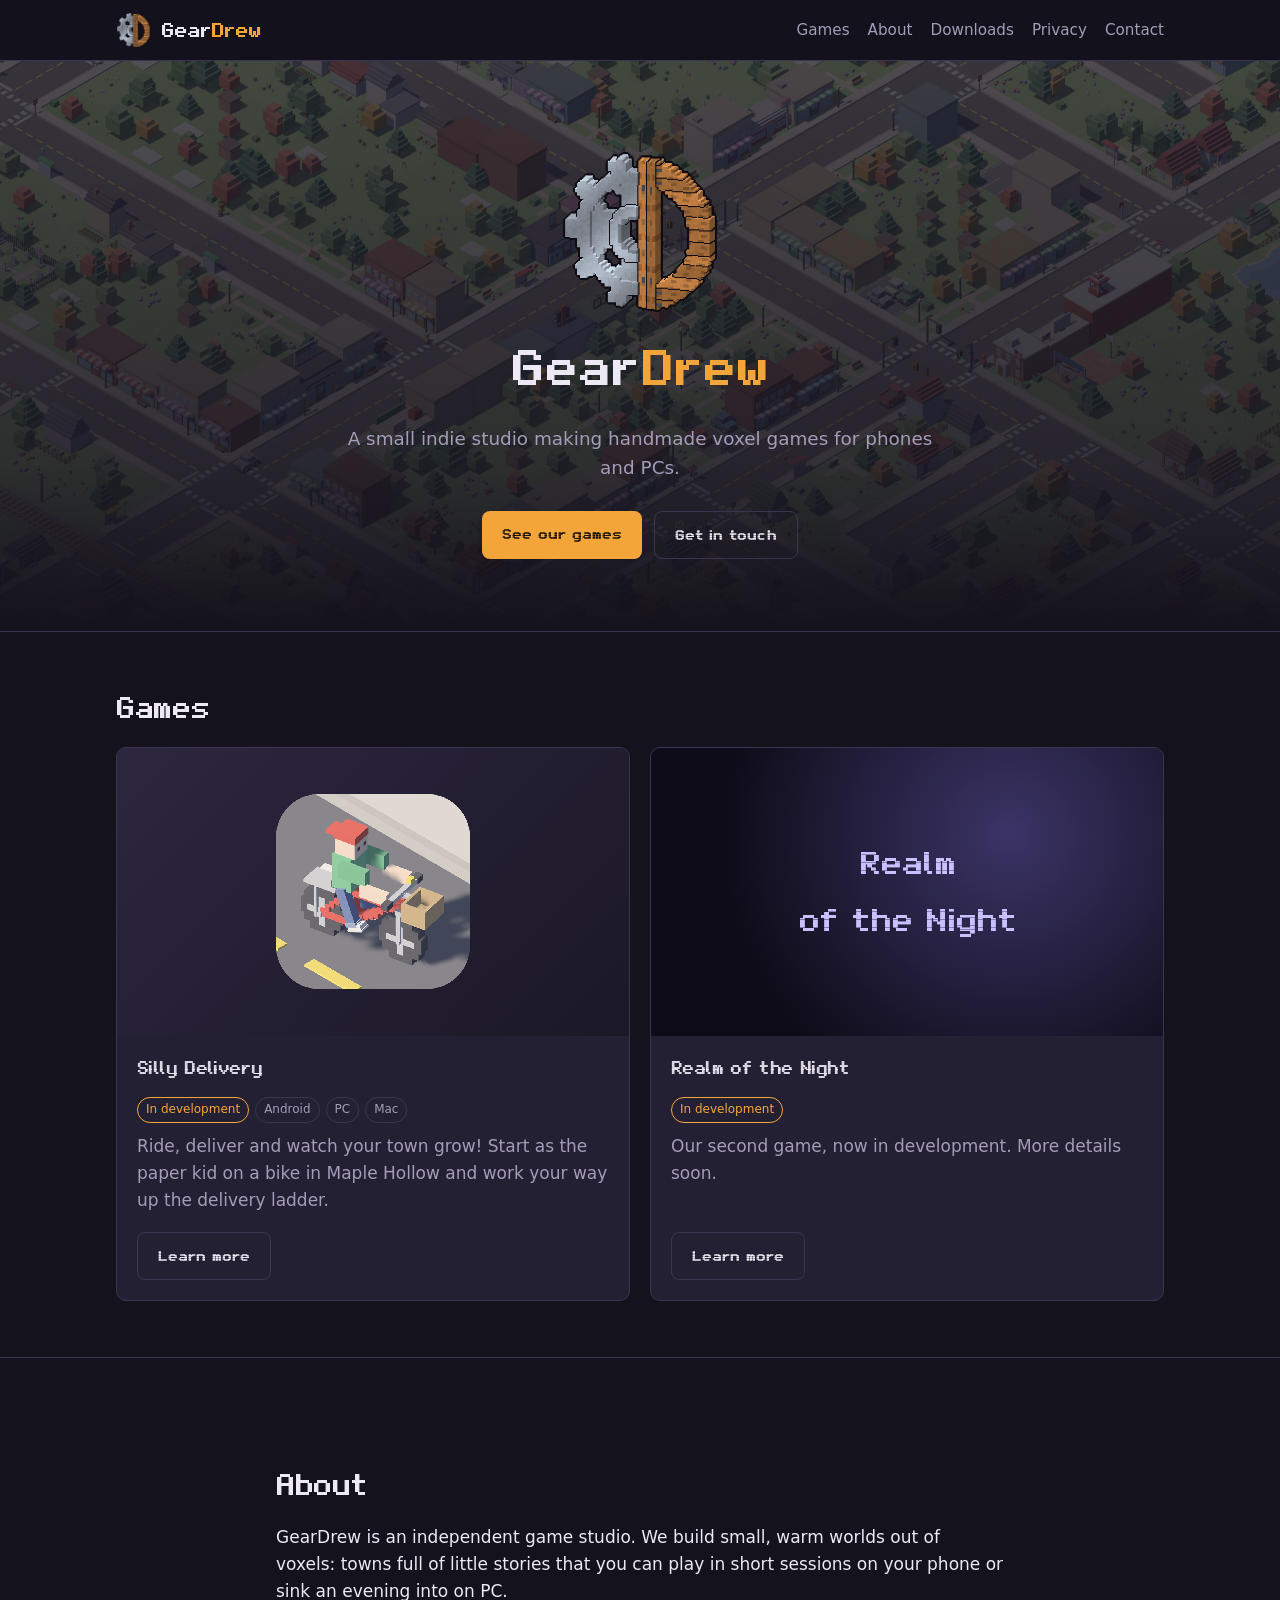
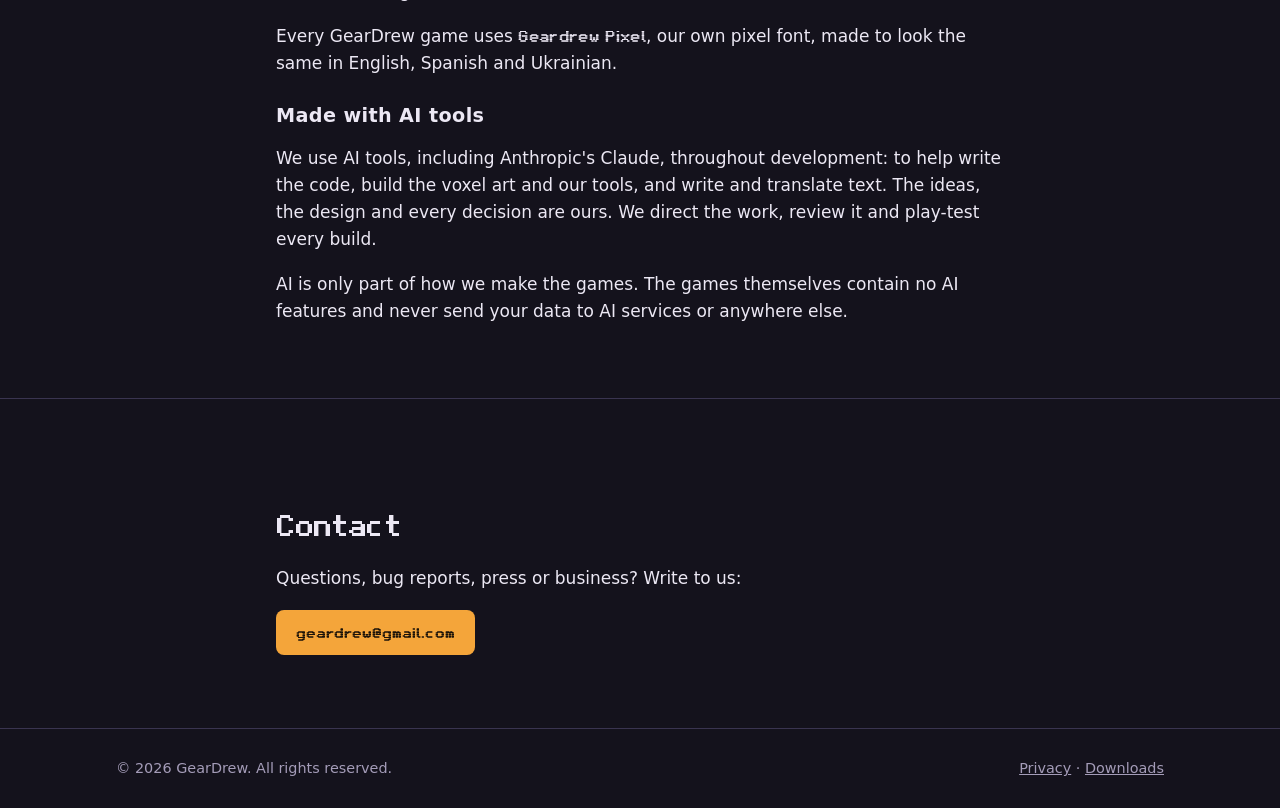
<file: index.html>
<!doctype html>
<html lang="en">
<head>
  <meta charset="utf-8">
  <meta name="viewport" content="width=device-width, initial-scale=1">
  <title>GearDrew — Indie Game Studio</title>
  <meta name="description" content="GearDrew is a small indie studio making cozy voxel games for phone and PC.">
  <link rel="icon" href="assets/img/favicon.png" type="image/png">
  <link rel="stylesheet" href="assets/css/style.css">
</head>
<body>
  <header class="site-header">
    <div class="wrap">
      <a class="logo" href="./"><img src="assets/img/logo.png" alt=""><span>Gear<b>Drew</b></span></a>
      <nav>
        <ul>
          <li><a href="#games">Games</a></li>
          <li><a href="#about">About</a></li>
          <li><a href="downloads.html">Downloads</a></li>
          <li><a href="privacy.html">Privacy</a></li>
          <li><a href="#contact">Contact</a></li>
        </ul>
      </nav>
    </div>
  </header>

  <main>
    <section class="hero">
      <div class="wrap">
        <img class="hero-logo" src="assets/img/logo.png" alt="GearDrew logo" width="160" height="165">
        <h1>Gear<span style="color:var(--accent)">Drew</span></h1>
        <p>A small indie studio making handmade voxel games for phones and PCs.</p>
        <div class="btn-row">
          <a class="btn" href="#games">See our games</a>
          <a class="btn ghost" href="#contact">Get in touch</a>
        </div>
      </div>
    </section>

    <section id="games">
      <div class="wrap">
        <h2>Games</h2>
        <div class="grid">
          <article class="card">
            <a class="art" href="games/silly-delivery.html"><img src="assets/img/games/silly-delivery-icon.png" alt="Silly Delivery icon"></a>
            <div class="body">
              <h3>Silly Delivery</h3>
              <div class="tags">
                <span class="tag status">In development</span>
                <span class="tag">Android</span><span class="tag">PC</span><span class="tag">Mac</span>
              </div>
              <p>Ride, deliver and watch your town grow! Start as the paper kid on a bike in Maple Hollow
                and work your way up the delivery ladder.</p>
              <div class="btn-row"><a class="btn ghost" href="games/silly-delivery.html">Learn more</a></div>
            </div>
          </article>

          <article class="card">
            <a class="art night" href="games/realm-of-the-night.html"><span class="placeholder">Realm<br>of the Night</span></a>
            <div class="body">
              <h3>Realm of the Night</h3>
              <div class="tags">
                <span class="tag status">In development</span>
              </div>
              <!-- TODO: replace with the real pitch -->
              <p>Our second game, now in development. More details soon.</p>
              <div class="btn-row"><a class="btn ghost" href="games/realm-of-the-night.html">Learn more</a></div>
            </div>
          </article>
        </div>
      </div>
    </section>

    <section id="about">
      <div class="wrap prose">
        <h2>About</h2>
        <p>GearDrew is an independent game studio. We build small, warm worlds out of voxels: towns
          full of little stories that you can play in short sessions on your phone or sink an evening
          into on PC.</p>
        <p>Every GearDrew game uses <span class="pixel">Geardrew Pixel</span>, our own pixel font,
          made to look the same in English, Spanish and Ukrainian.</p>
        <h3 id="ai">Made with AI tools</h3>
        <p>We use AI tools, including Anthropic's Claude, throughout development: to help write the
          code, build the voxel art and our tools, and write and translate text. The ideas, the design
          and every decision are ours. We direct the work, review it and play-test every build.</p>
        <p>AI is only part of how we make the games. The games themselves contain no AI features and
          never send your data to AI services or anywhere else.</p>
      </div>
    </section>

    <section id="contact">
      <div class="wrap prose">
        <h2>Contact</h2>
        <p>Questions, bug reports, press or business? Write to us:</p>
        <p><a class="btn" href="mailto:geardrew@gmail.com">geardrew@gmail.com</a></p>
      </div>
    </section>
  </main>

  <footer class="site-footer">
    <div class="wrap">
      <span>&copy; 2026 GearDrew. All rights reserved.</span>
      <span><a href="privacy.html">Privacy</a> · <a href="downloads.html">Downloads</a></span>
    </div>
  </footer>
</body>
</html>
</file>
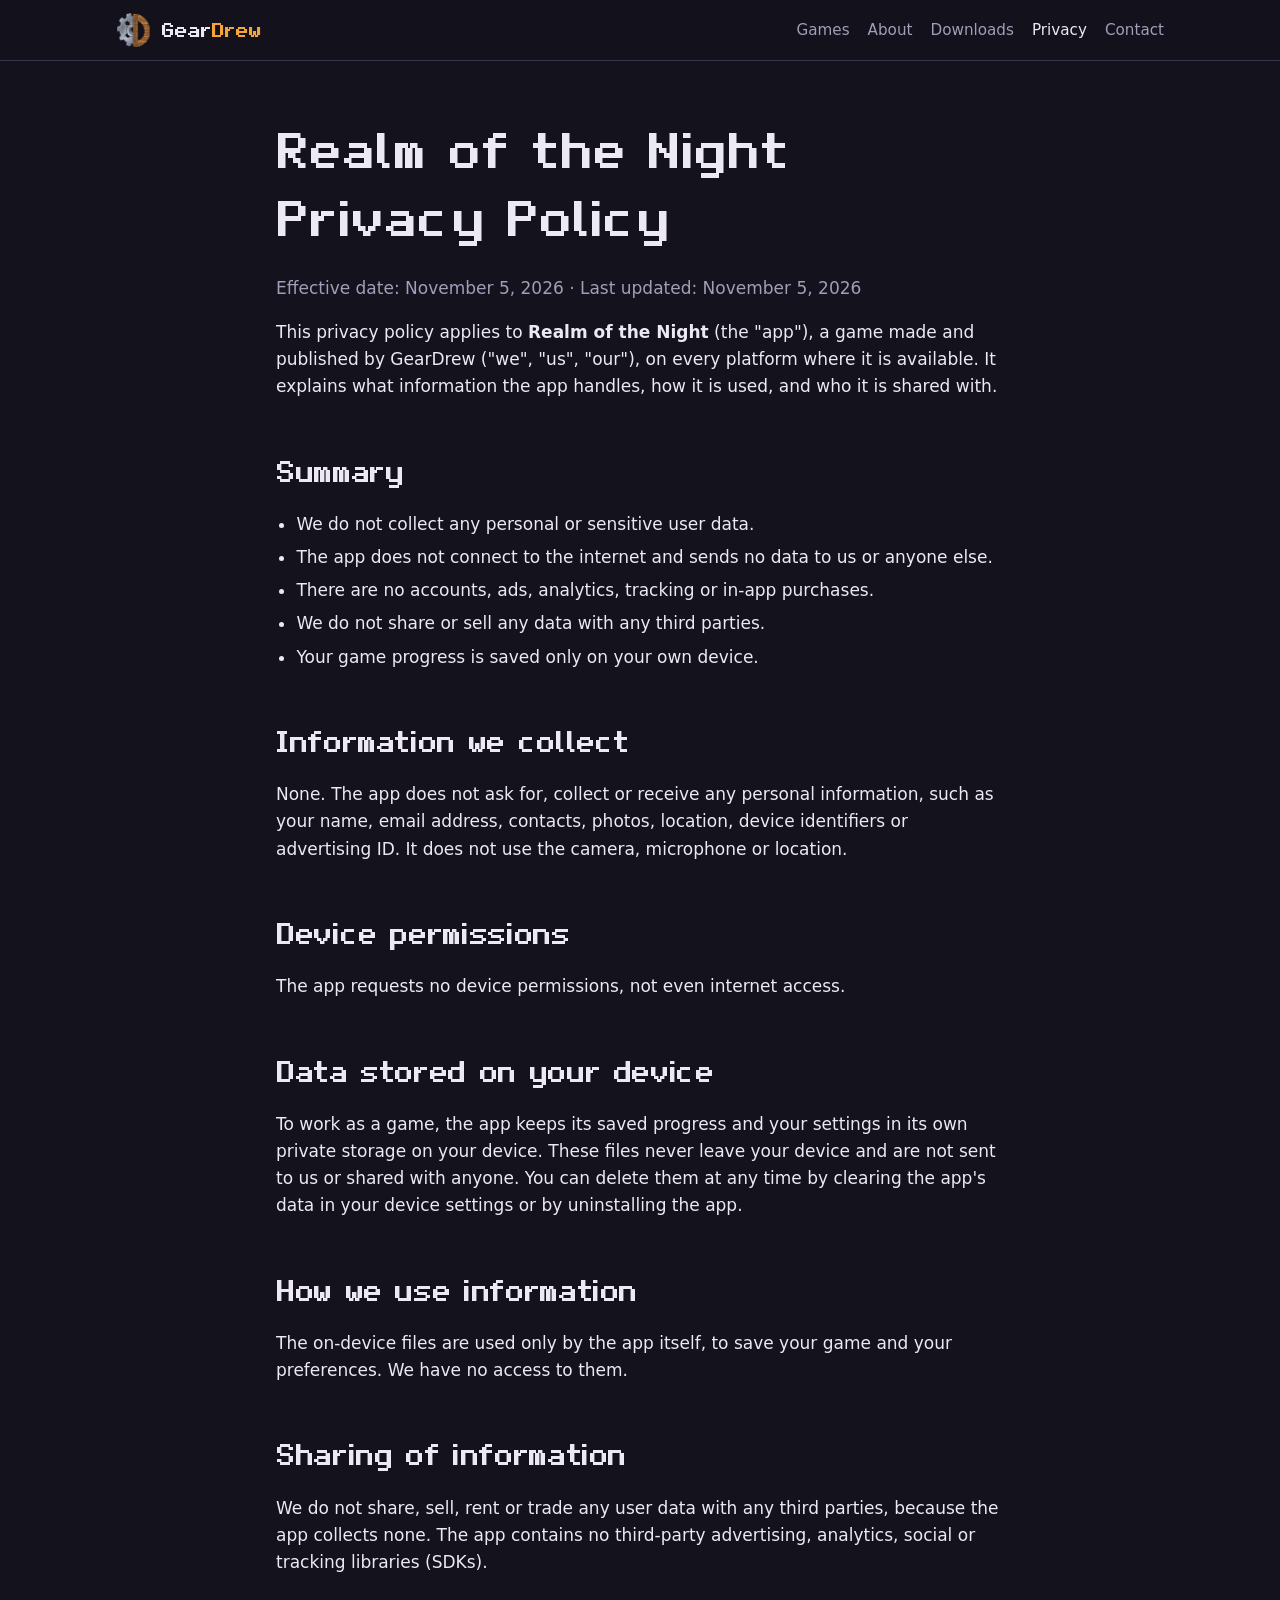
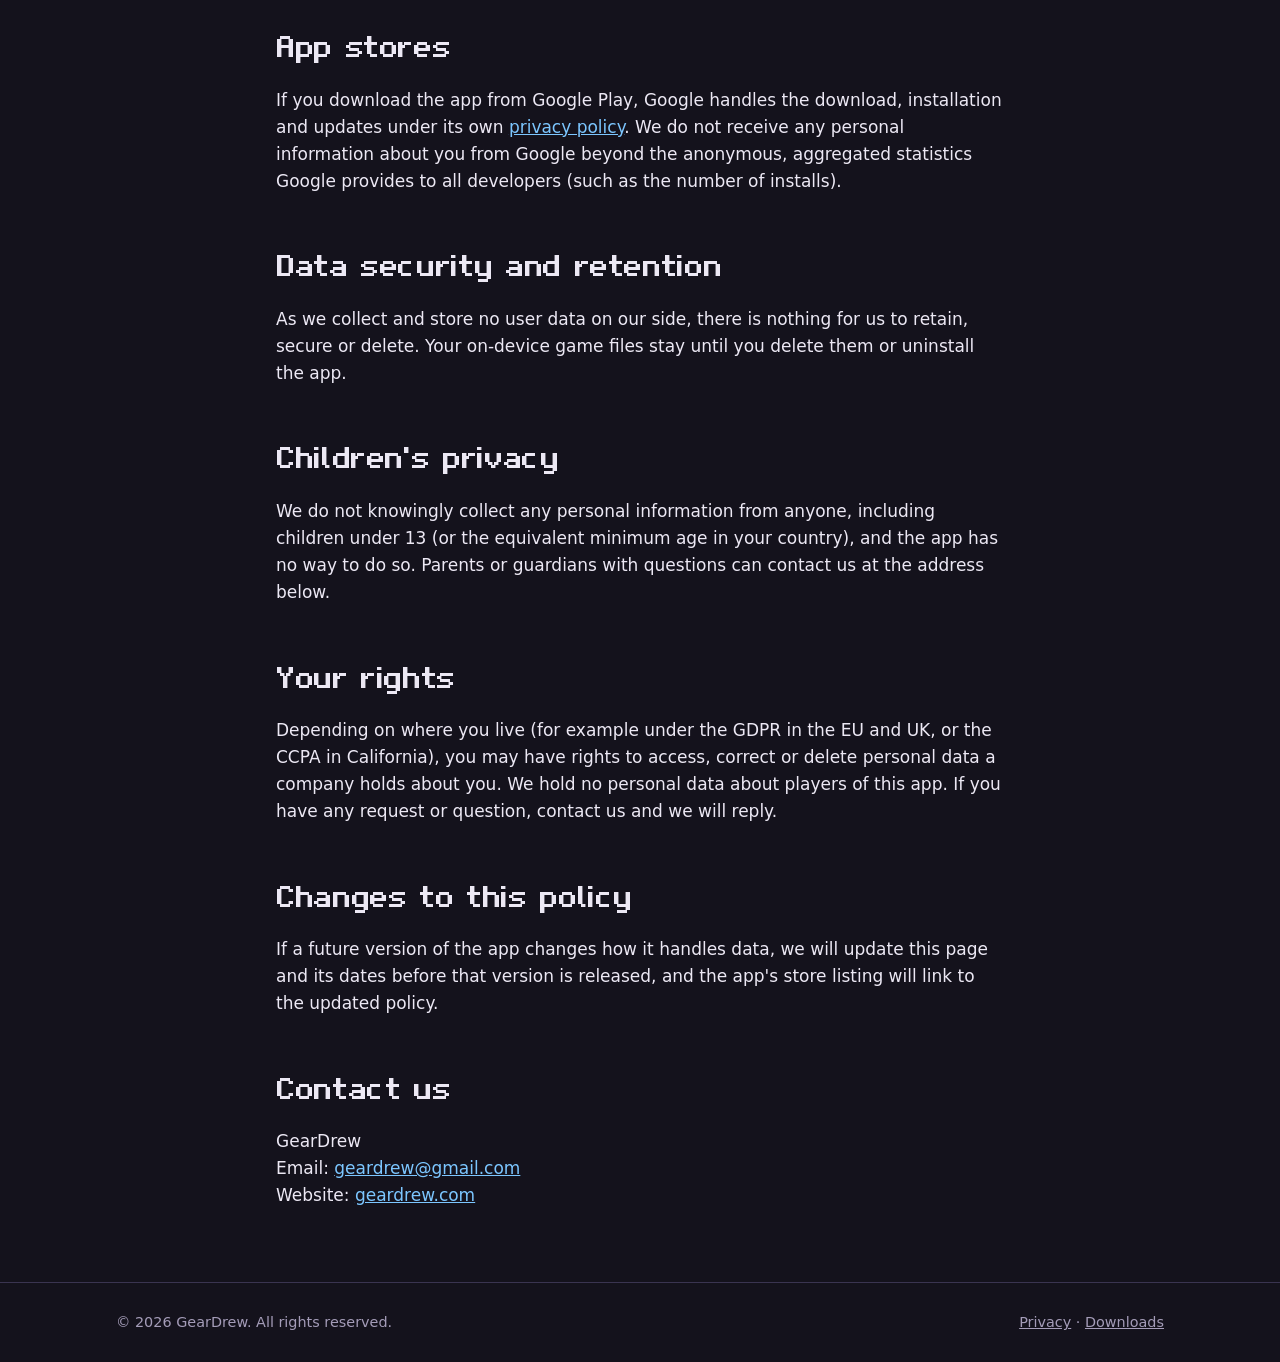
<file: privacy/realm-of-the-night/index.html>
<!doctype html>
<html lang="en">
<head>
  <meta charset="utf-8">
  <meta name="viewport" content="width=device-width, initial-scale=1">
  <title>Realm of the Night Privacy Policy — GearDrew</title>
  <meta name="description" content="Privacy policy for Realm of the Night, a game by GearDrew.">
  <link rel="canonical" href="https://geardrew.com/privacy/realm-of-the-night/">
  <link rel="icon" href="../../assets/img/favicon.png" type="image/png">
  <link rel="stylesheet" href="../../assets/css/style.css">
</head>
<body>
  <header class="site-header">
    <div class="wrap">
      <a class="logo" href="../../"><img src="../../assets/img/logo.png" alt=""><span>Gear<b>Drew</b></span></a>
      <nav>
        <ul>
          <li><a href="../../#games">Games</a></li>
          <li><a href="../../#about">About</a></li>
          <li><a href="../../downloads.html">Downloads</a></li>
          <li><a href="../../privacy.html" aria-current="page">Privacy</a></li>
          <li><a href="../../#contact">Contact</a></li>
        </ul>
      </nav>
    </div>
  </header>

  <main>
    <section>
      <div class="wrap prose">
        <h1>Realm of the Night Privacy Policy</h1>
        <p class="muted">Effective date: November 5, 2026 · Last updated: November 5, 2026</p>

        <p>This privacy policy applies to <strong>Realm of the Night</strong> (the "app"), a game made and
          published by GearDrew ("we", "us", "our"), on every platform where it is available. It explains
          what information the app handles, how it is used, and who it is shared with.</p>

        <h2>Summary</h2>
        <ul class="features">
          <li>We do not collect any personal or sensitive user data.</li>
          <li>The app does not connect to the internet and sends no data to us or anyone else.</li>
          <li>There are no accounts, ads, analytics, tracking or in-app purchases.</li>
          <li>We do not share or sell any data with any third parties.</li>
          <li>Your game progress is saved only on your own device.</li>
        </ul>

        <h2>Information we collect</h2>
        <p>None. The app does not ask for, collect or receive any personal information, such as your name,
          email address, contacts, photos, location, device identifiers or advertising ID. It does not use
          the camera, microphone or location.</p>

        <h2>Device permissions</h2>
        <p>The app requests no device permissions, not even internet access.</p>

        <h2>Data stored on your device</h2>
        <p>To work as a game, the app keeps its saved progress and your settings in its own private storage
          on your device. These files never leave your device and are not sent to us or shared with anyone.
          You can delete them at any time by clearing the app's data in your device settings or by
          uninstalling the app.</p>

        <h2>How we use information</h2>
        <p>The on-device files are used only by the app itself, to save your game and your preferences. We
          have no access to them.</p>

        <h2>Sharing of information</h2>
        <p>We do not share, sell, rent or trade any user data with any third parties, because the app
          collects none. The app contains no third-party advertising, analytics, social or tracking
          libraries (SDKs).</p>

        <h2>App stores</h2>
        <p>If you download the app from Google Play, Google handles the download, installation and
          updates under its own <a href="https://policies.google.com/privacy">privacy policy</a>. We do
          not receive any personal information about you from Google beyond the anonymous, aggregated
          statistics Google provides to all developers (such as the number of installs).</p>

        <h2>Data security and retention</h2>
        <p>As we collect and store no user data on our side, there is nothing for us to retain, secure or
          delete. Your on-device game files stay until you delete them or uninstall the app.</p>

        <h2>Children's privacy</h2>
        <p>We do not knowingly collect any personal information from anyone, including children under 13
          (or the equivalent minimum age in your country), and the app has no way to do so. Parents or
          guardians with questions can contact us at the address below.</p>

        <h2>Your rights</h2>
        <p>Depending on where you live (for example under the GDPR in the EU and UK, or the CCPA in
          California), you may have rights to access, correct or delete personal data a company holds
          about you. We hold no personal data about players of this app. If you have any request or
          question, contact us and we will reply.</p>

        <h2>Changes to this policy</h2>
        <p>If a future version of the app changes how it handles data, we will update this page and its
          dates before that version is released, and the app's store listing will link to the updated
          policy.</p>

        <h2>Contact us</h2>
        <p>GearDrew<br>Email: <a href="mailto:geardrew@gmail.com">geardrew@gmail.com</a><br>
          Website: <a href="https://geardrew.com/">geardrew.com</a></p>
      </div>
    </section>
  </main>

  <footer class="site-footer">
    <div class="wrap">
      <span>&copy; 2026 GearDrew. All rights reserved.</span>
      <span><a href="../../privacy.html">Privacy</a> · <a href="../../downloads.html">Downloads</a></span>
    </div>
  </footer>
</body>
</html>
</file>
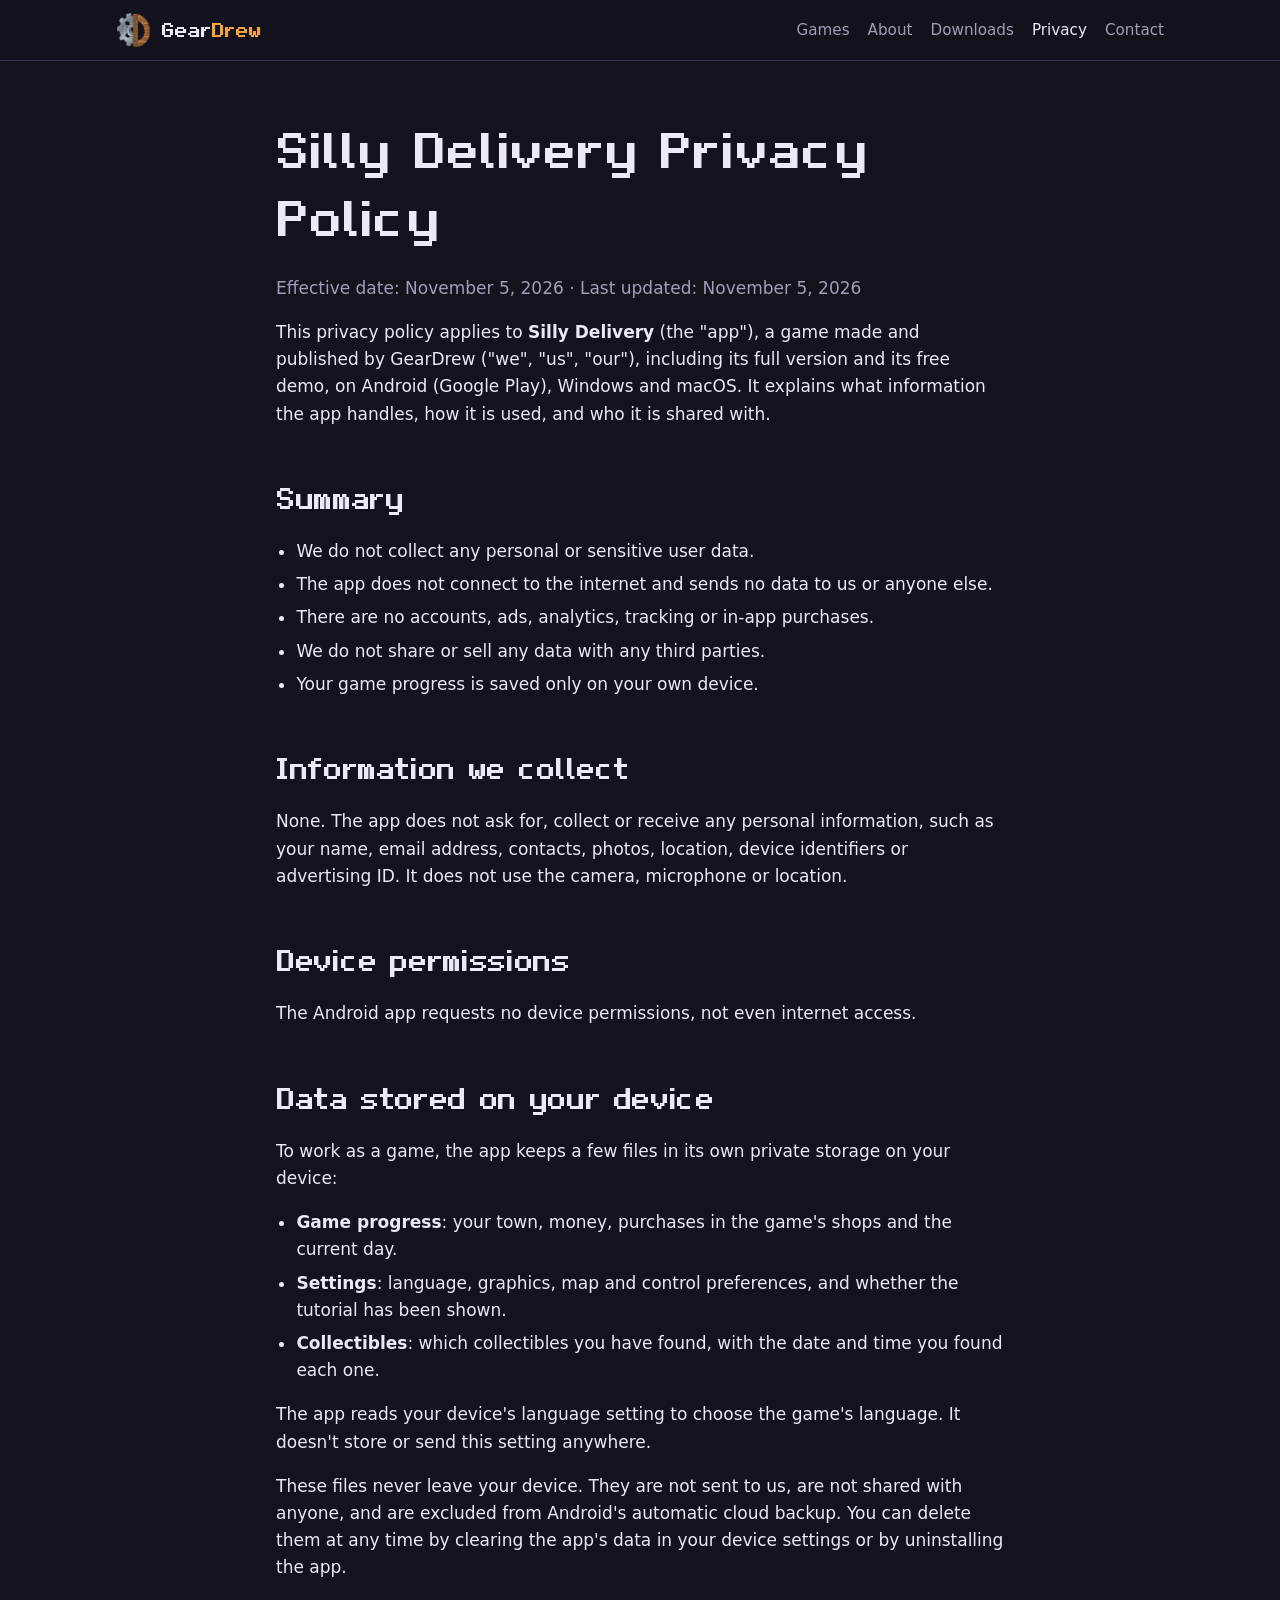
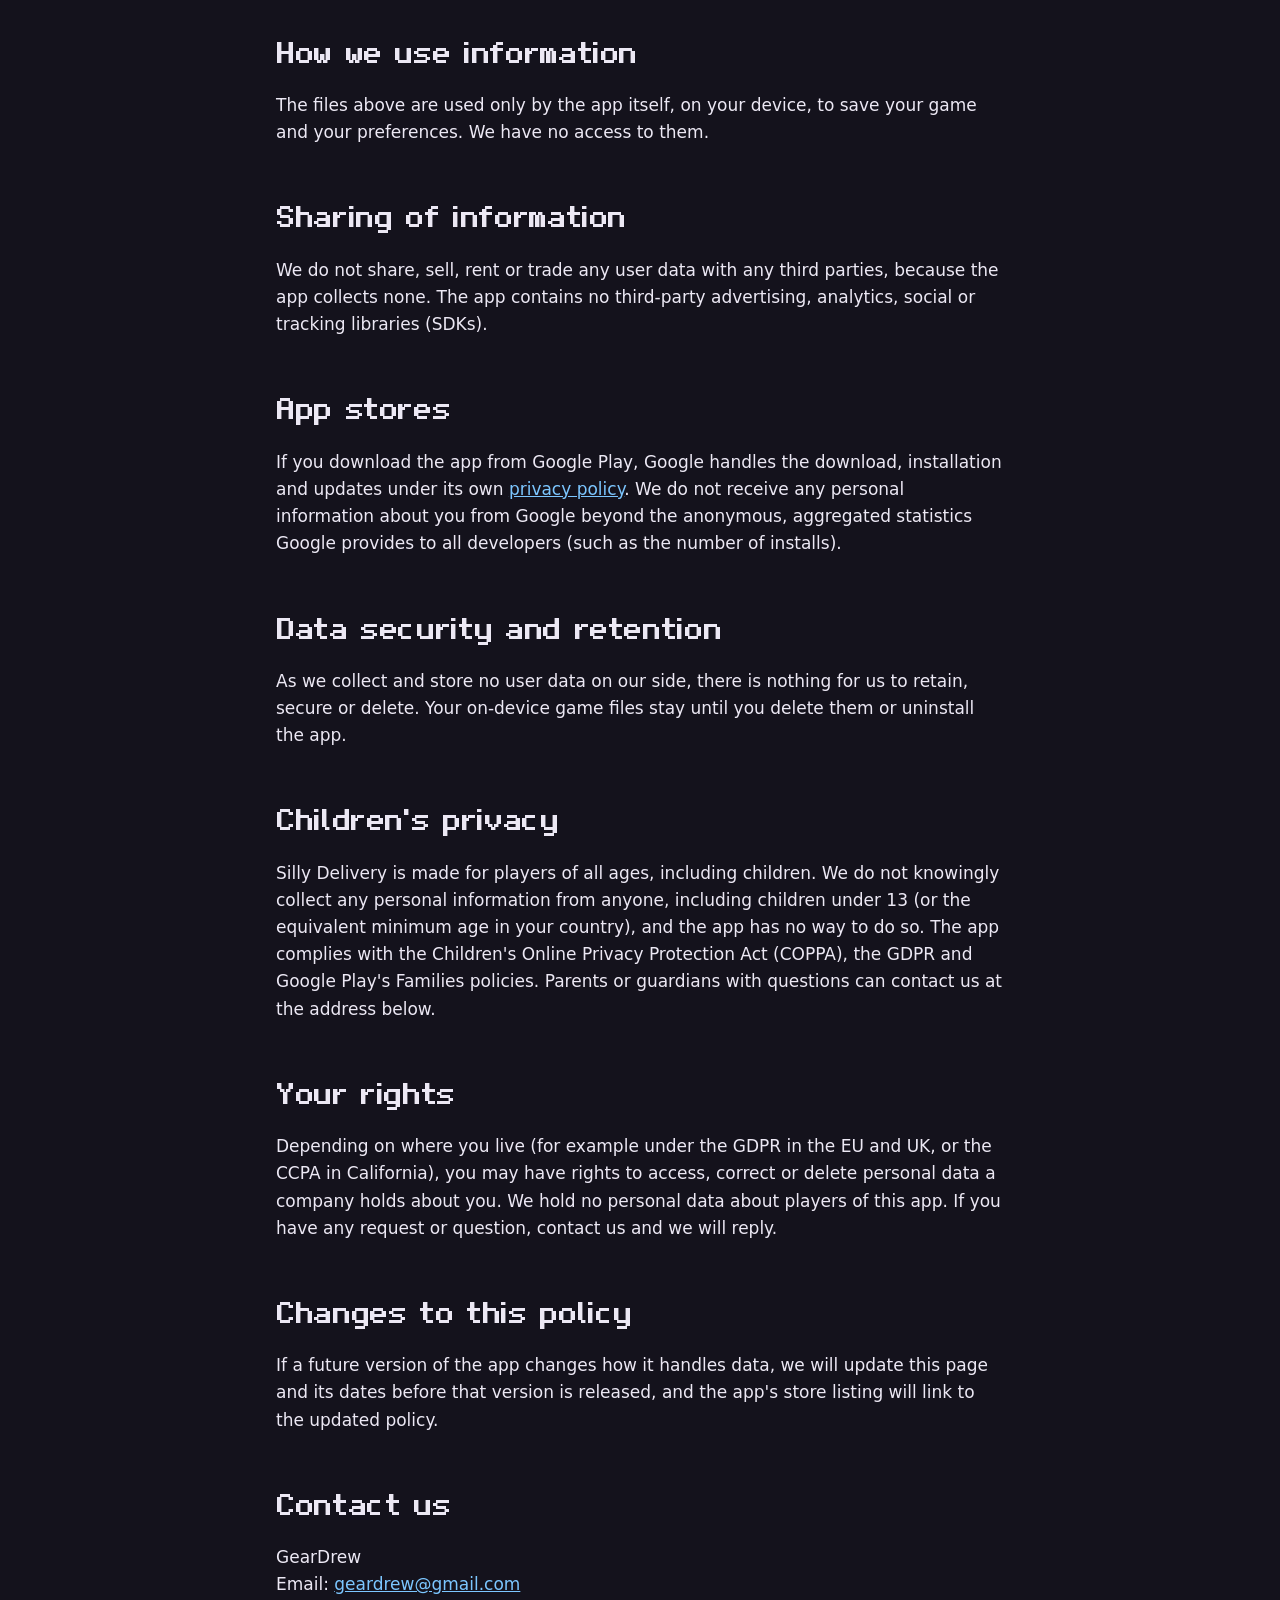
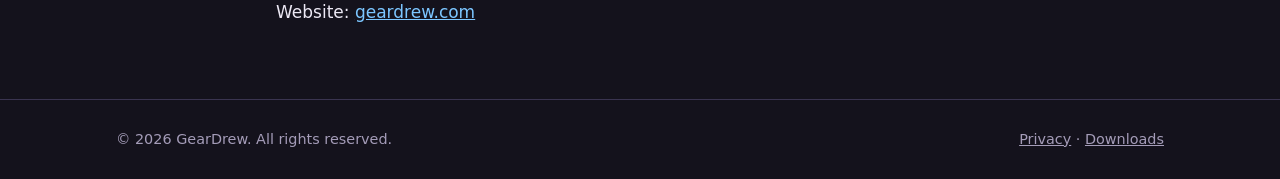
<file: privacy/silly-delivery/index.html>
<!doctype html>
<html lang="en">
<head>
  <meta charset="utf-8">
  <meta name="viewport" content="width=device-width, initial-scale=1">
  <title>Silly Delivery Privacy Policy — GearDrew</title>
  <meta name="description" content="Privacy policy for Silly Delivery, a game by GearDrew.">
  <link rel="canonical" href="https://geardrew.com/privacy/silly-delivery/">
  <link rel="icon" href="../../assets/img/favicon.png" type="image/png">
  <link rel="stylesheet" href="../../assets/css/style.css">
</head>
<body>
  <header class="site-header">
    <div class="wrap">
      <a class="logo" href="../../"><img src="../../assets/img/logo.png" alt=""><span>Gear<b>Drew</b></span></a>
      <nav>
        <ul>
          <li><a href="../../#games">Games</a></li>
          <li><a href="../../#about">About</a></li>
          <li><a href="../../downloads.html">Downloads</a></li>
          <li><a href="../../privacy.html" aria-current="page">Privacy</a></li>
          <li><a href="../../#contact">Contact</a></li>
        </ul>
      </nav>
    </div>
  </header>

  <main>
    <section>
      <div class="wrap prose">
        <h1>Silly Delivery Privacy Policy</h1>
        <p class="muted">Effective date: November 5, 2026 · Last updated: November 5, 2026</p>

        <p>This privacy policy applies to <strong>Silly Delivery</strong> (the "app"), a game made and
          published by GearDrew ("we", "us", "our"), including its full version and its free demo, on
          Android (Google Play), Windows and macOS. It explains what information the app handles, how it
          is used, and who it is shared with.</p>

        <h2>Summary</h2>
        <ul class="features">
          <li>We do not collect any personal or sensitive user data.</li>
          <li>The app does not connect to the internet and sends no data to us or anyone else.</li>
          <li>There are no accounts, ads, analytics, tracking or in-app purchases.</li>
          <li>We do not share or sell any data with any third parties.</li>
          <li>Your game progress is saved only on your own device.</li>
        </ul>

        <h2>Information we collect</h2>
        <p>None. The app does not ask for, collect or receive any personal information, such as your name,
          email address, contacts, photos, location, device identifiers or advertising ID. It does not use
          the camera, microphone or location.</p>

        <h2>Device permissions</h2>
        <p>The Android app requests no device permissions, not even internet access.</p>

        <h2>Data stored on your device</h2>
        <p>To work as a game, the app keeps a few files in its own private storage on your device:</p>
        <ul class="features">
          <li><strong>Game progress</strong>: your town, money, purchases in the game's shops and the
            current day.</li>
          <li><strong>Settings</strong>: language, graphics, map and control preferences, and whether the
            tutorial has been shown.</li>
          <li><strong>Collectibles</strong>: which collectibles you have found, with the date and time you
            found each one.</li>
        </ul>
        <p>The app reads your device's language setting to choose the game's language. It doesn't
          store or send this setting anywhere.</p>
        <p>These files never leave your device. They are not sent to us, are not shared with anyone, and
          are excluded from Android's automatic cloud backup. You can delete them at any time by clearing
          the app's data in your device settings or by uninstalling the app.</p>

        <h2>How we use information</h2>
        <p>The files above are used only by the app itself, on your device, to save your game and your
          preferences. We have no access to them.</p>

        <h2>Sharing of information</h2>
        <p>We do not share, sell, rent or trade any user data with any third parties, because the app
          collects none. The app contains no third-party advertising, analytics, social or tracking
          libraries (SDKs).</p>

        <h2>App stores</h2>
        <p>If you download the app from Google Play, Google handles the download, installation and
          updates under its own <a href="https://policies.google.com/privacy">privacy policy</a>. We do
          not receive any personal information about you from Google beyond the anonymous, aggregated
          statistics Google provides to all developers (such as the number of installs).</p>

        <h2>Data security and retention</h2>
        <p>As we collect and store no user data on our side, there is nothing for us to retain, secure or
          delete. Your on-device game files stay until you delete them or uninstall the app.</p>

        <h2>Children's privacy</h2>
        <p>Silly Delivery is made for players of all ages, including children. We do not knowingly collect
          any personal information from anyone, including children under 13 (or the equivalent minimum
          age in your country), and the app has no way to do so. The app complies with the Children's
          Online Privacy Protection Act (COPPA), the GDPR and Google Play's Families policies. Parents or
          guardians with questions can contact us at the address below.</p>

        <h2>Your rights</h2>
        <p>Depending on where you live (for example under the GDPR in the EU and UK, or the CCPA in
          California), you may have rights to access, correct or delete personal data a company holds
          about you. We hold no personal data about players of this app. If you have any request or
          question, contact us and we will reply.</p>

        <h2>Changes to this policy</h2>
        <p>If a future version of the app changes how it handles data, we will update this page and its
          dates before that version is released, and the app's store listing will link to the updated
          policy.</p>

        <h2>Contact us</h2>
        <p>GearDrew<br>Email: <a href="mailto:geardrew@gmail.com">geardrew@gmail.com</a><br>
          Website: <a href="https://geardrew.com/">geardrew.com</a></p>
      </div>
    </section>
  </main>

  <footer class="site-footer">
    <div class="wrap">
      <span>&copy; 2026 GearDrew. All rights reserved.</span>
      <span><a href="../../privacy.html">Privacy</a> · <a href="../../downloads.html">Downloads</a></span>
    </div>
  </footer>
</body>
</html>
</file>
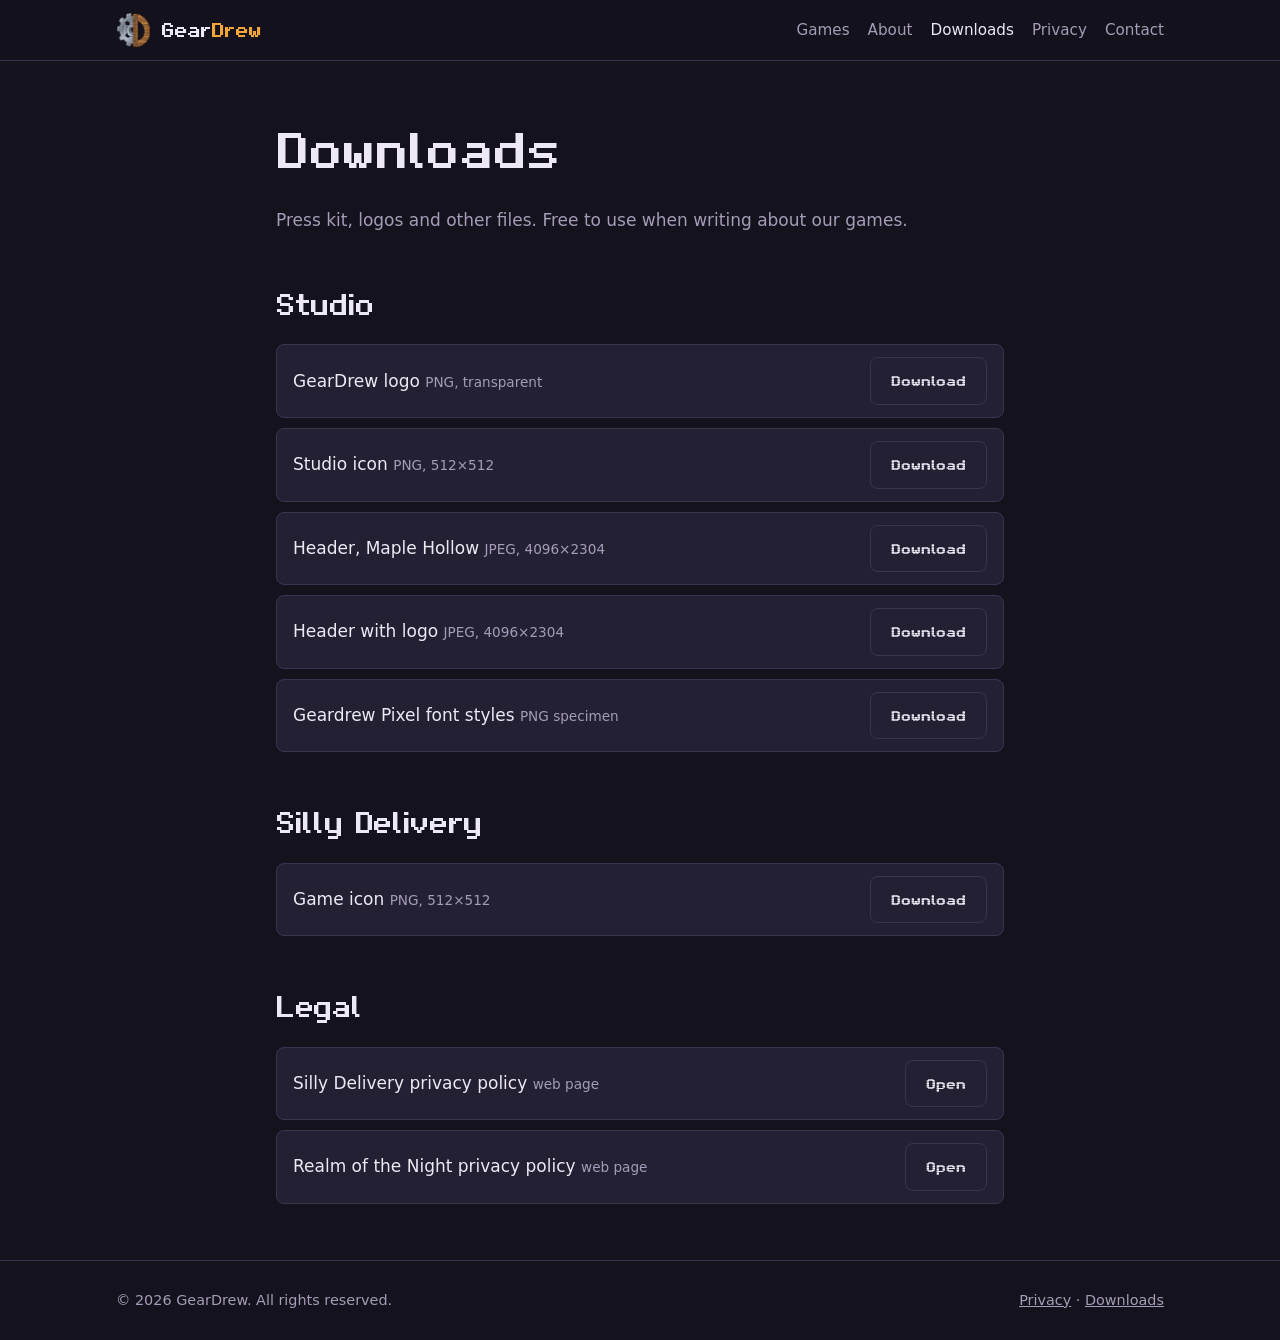
<file: downloads.html>
<!doctype html>
<html lang="en">
<head>
  <meta charset="utf-8">
  <meta name="viewport" content="width=device-width, initial-scale=1">
  <title>Downloads — GearDrew</title>
  <meta name="description" content="Press kit and files from GearDrew.">
  <link rel="icon" href="assets/img/favicon.png" type="image/png">
  <link rel="stylesheet" href="assets/css/style.css">
</head>
<body>
  <header class="site-header">
    <div class="wrap">
      <a class="logo" href="./"><img src="assets/img/logo.png" alt=""><span>Gear<b>Drew</b></span></a>
      <nav>
        <ul>
          <li><a href="./#games">Games</a></li>
          <li><a href="./#about">About</a></li>
          <li><a href="downloads.html" aria-current="page">Downloads</a></li>
          <li><a href="privacy.html">Privacy</a></li>
          <li><a href="./#contact">Contact</a></li>
        </ul>
      </nav>
    </div>
  </header>

  <main>
    <section>
      <div class="wrap prose">
        <h1>Downloads</h1>
        <p class="muted">Press kit, logos and other files. Free to use when writing about our games.</p>

        <!-- To add a file: put it in files/ (or a subfolder) and copy one of the <li> lines below. -->
        <h2>Studio</h2>
        <ul class="file-list">
          <li><span>GearDrew logo <span class="meta">PNG, transparent</span></span><a class="btn ghost" href="assets/img/logo.png" download>Download</a></li>
          <li><span>Studio icon <span class="meta">PNG, 512×512</span></span><a class="btn ghost" href="files/google-play/geardrew-icon-512.png" download>Download</a></li>
          <li><span>Header, Maple Hollow <span class="meta">JPEG, 4096×2304</span></span><a class="btn ghost" href="files/google-play/geardrew-header-4096x2304.jpg" download>Download</a></li>
          <li><span>Header with logo <span class="meta">JPEG, 4096×2304</span></span><a class="btn ghost" href="files/google-play/geardrew-header-logo-4096x2304.jpg" download>Download</a></li>
          <li><span>Geardrew Pixel font styles <span class="meta">PNG specimen</span></span><a class="btn ghost" href="files/press/geardrew-pixel-styles.png" download>Download</a></li>
        </ul>

        <h2>Silly Delivery</h2>
        <ul class="file-list">
          <li><span>Game icon <span class="meta">PNG, 512×512</span></span><a class="btn ghost" href="files/press/silly-delivery-icon-512.png" download>Download</a></li>
        </ul>

        <h2>Legal</h2>
        <ul class="file-list">
          <li><span>Silly Delivery privacy policy <span class="meta">web page</span></span><a class="btn ghost" href="privacy/silly-delivery/">Open</a></li>
          <li><span>Realm of the Night privacy policy <span class="meta">web page</span></span><a class="btn ghost" href="privacy/realm-of-the-night/">Open</a></li>
        </ul>
      </div>
    </section>
  </main>

  <footer class="site-footer">
    <div class="wrap">
      <span>&copy; 2026 GearDrew. All rights reserved.</span>
      <span><a href="privacy.html">Privacy</a> · <a href="downloads.html">Downloads</a></span>
    </div>
  </footer>
</body>
</html>
</file>
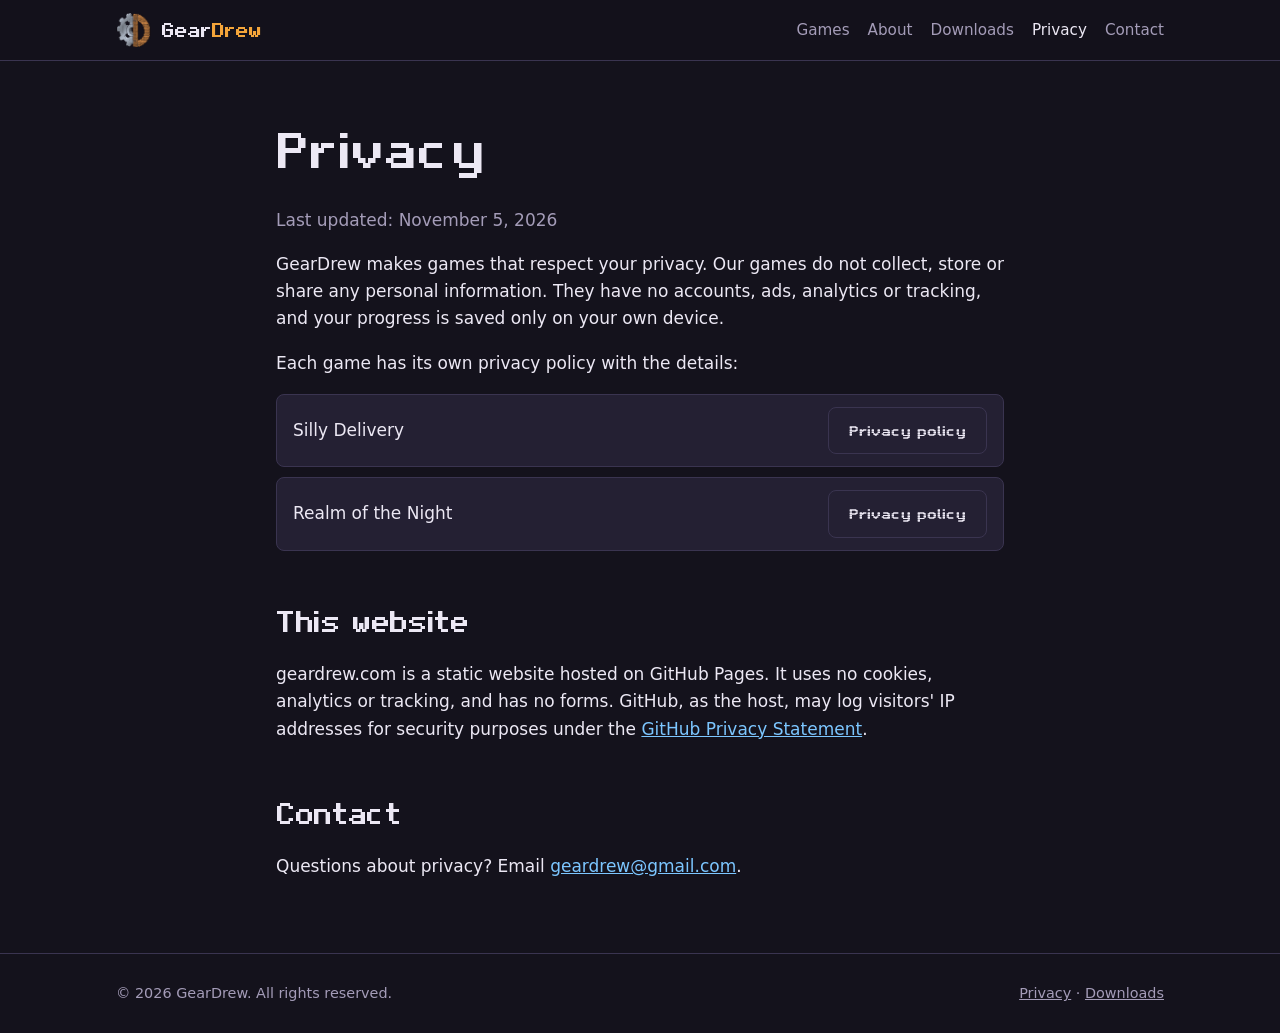
<file: privacy.html>
<!doctype html>
<html lang="en">
<head>
  <meta charset="utf-8">
  <meta name="viewport" content="width=device-width, initial-scale=1">
  <title>Privacy Policy — GearDrew</title>
  <meta name="description" content="Privacy policy for GearDrew games.">
  <link rel="icon" href="assets/img/favicon.png" type="image/png">
  <link rel="stylesheet" href="assets/css/style.css">
</head>
<body>
  <header class="site-header">
    <div class="wrap">
      <a class="logo" href="./"><img src="assets/img/logo.png" alt=""><span>Gear<b>Drew</b></span></a>
      <nav>
        <ul>
          <li><a href="./#games">Games</a></li>
          <li><a href="./#about">About</a></li>
          <li><a href="downloads.html">Downloads</a></li>
          <li><a href="privacy.html" aria-current="page">Privacy</a></li>
          <li><a href="./#contact">Contact</a></li>
        </ul>
      </nav>
    </div>
  </header>

  <main>
    <section>
      <div class="wrap prose">
        <h1>Privacy</h1>
        <p class="muted">Last updated: November 5, 2026</p>
        <p>GearDrew makes games that respect your privacy. Our games do not collect, store or share any
          personal information. They have no accounts, ads, analytics or tracking, and your progress is
          saved only on your own device.</p>
        <p>Each game has its own privacy policy with the details:</p>
        <ul class="file-list">
          <li><span>Silly Delivery</span><a class="btn ghost" href="privacy/silly-delivery/">Privacy policy</a></li>
          <li><span>Realm of the Night</span><a class="btn ghost" href="privacy/realm-of-the-night/">Privacy policy</a></li>
        </ul>
        <h2>This website</h2>
        <p>geardrew.com is a static website hosted on GitHub Pages. It uses no cookies, analytics or
          tracking, and has no forms. GitHub, as the host, may log visitors' IP addresses for security
          purposes under the <a href="https://docs.github.com/en/site-policy/privacy-policies/github-general-privacy-statement">GitHub
          Privacy Statement</a>.</p>
        <h2>Contact</h2>
        <p>Questions about privacy? Email <a href="mailto:geardrew@gmail.com">geardrew@gmail.com</a>.</p>
      </div>
    </section>
  </main>

  <footer class="site-footer">
    <div class="wrap">
      <span>&copy; 2026 GearDrew. All rights reserved.</span>
      <span><a href="privacy.html">Privacy</a> · <a href="downloads.html">Downloads</a></span>
    </div>
  </footer>
</body>
</html>
</file>
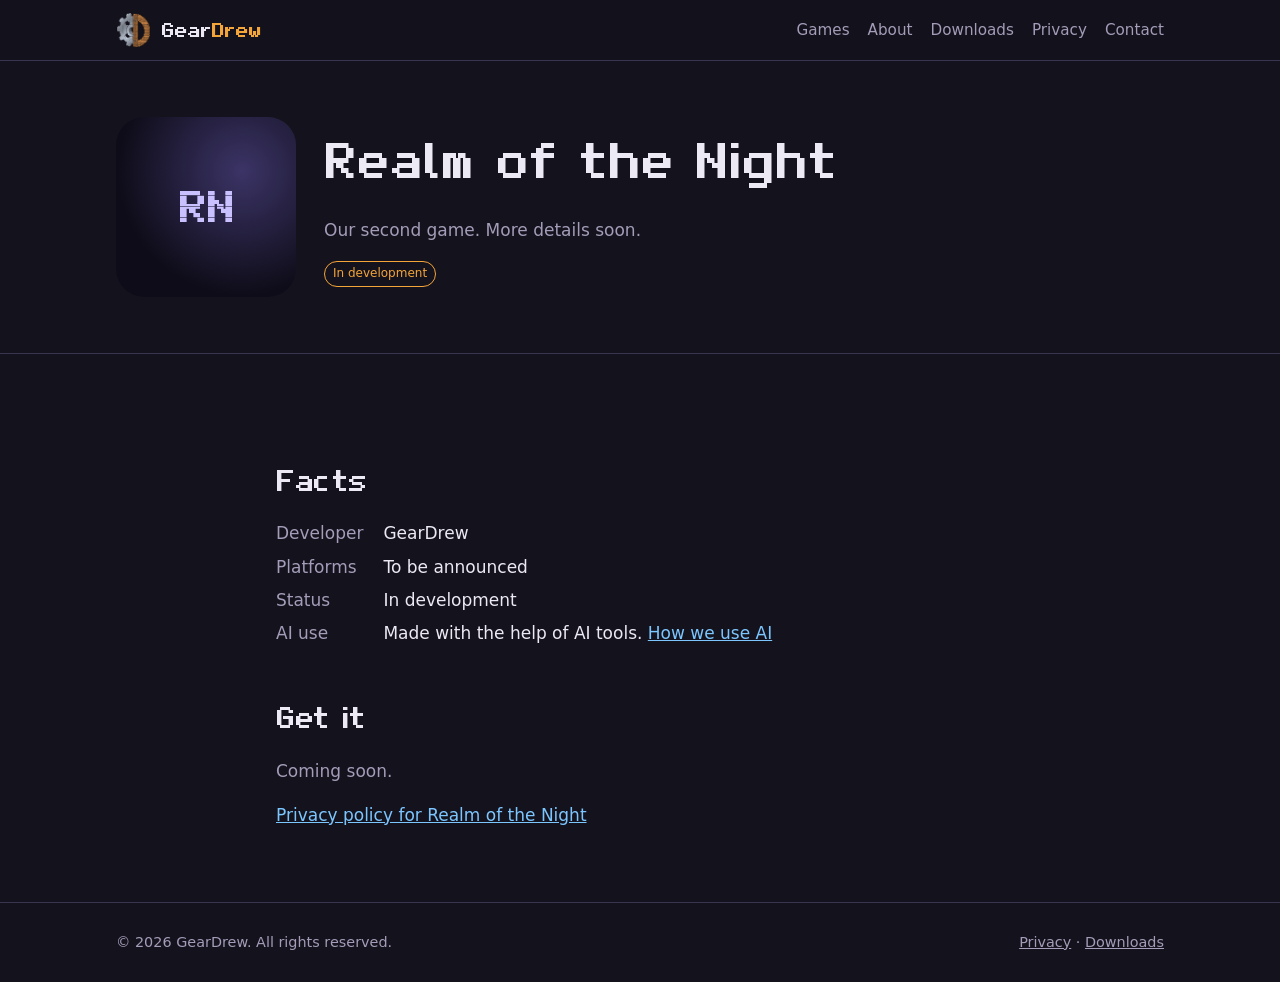
<file: games/realm-of-the-night.html>
<!doctype html>
<html lang="en">
<head>
  <meta charset="utf-8">
  <meta name="viewport" content="width=device-width, initial-scale=1">
  <title>Realm of the Night — GearDrew</title>
  <meta name="description" content="Realm of the Night, a game in development at GearDrew.">
  <link rel="icon" href="../assets/img/favicon.png" type="image/png">
  <link rel="stylesheet" href="../assets/css/style.css">
</head>
<body>
  <header class="site-header">
    <div class="wrap">
      <a class="logo" href="../"><img src="../assets/img/logo.png" alt=""><span>Gear<b>Drew</b></span></a>
      <nav>
        <ul>
          <li><a href="../#games">Games</a></li>
          <li><a href="../#about">About</a></li>
          <li><a href="../downloads.html">Downloads</a></li>
          <li><a href="../privacy.html">Privacy</a></li>
          <li><a href="../#contact">Contact</a></li>
        </ul>
      </nav>
    </div>
  </header>

  <main>
    <section>
      <div class="wrap game-hero">
        <!-- TODO: swap for the game icon: <img src="../assets/img/games/realm-of-the-night-icon.png" ...> -->
        <div class="art-box">RN</div>
        <div>
          <h1>Realm of the Night</h1>
          <!-- TODO: replace with the real pitch -->
          <p class="muted">Our second game. More details soon.</p>
          <div class="tags">
            <span class="tag status">In development</span>
          </div>
        </div>
      </div>
    </section>

    <section>
      <div class="wrap prose">
        <h2>Facts</h2>
        <dl class="facts">
          <dt>Developer</dt><dd>GearDrew</dd>
          <dt>Platforms</dt><dd>To be announced</dd>
          <dt>Status</dt><dd>In development</dd>
          <dt>AI use</dt><dd>Made with the help of AI tools. <a href="../#ai">How we use AI</a></dd>
        </dl>

        <h2>Get it</h2>
        <p class="muted">Coming soon.</p>
        <p><a href="../privacy/realm-of-the-night/">Privacy policy for Realm of the Night</a></p>
      </div>
    </section>
  </main>

  <footer class="site-footer">
    <div class="wrap">
      <span>&copy; 2026 GearDrew. All rights reserved.</span>
      <span><a href="../privacy.html">Privacy</a> · <a href="../downloads.html">Downloads</a></span>
    </div>
  </footer>
</body>
</html>
</file>
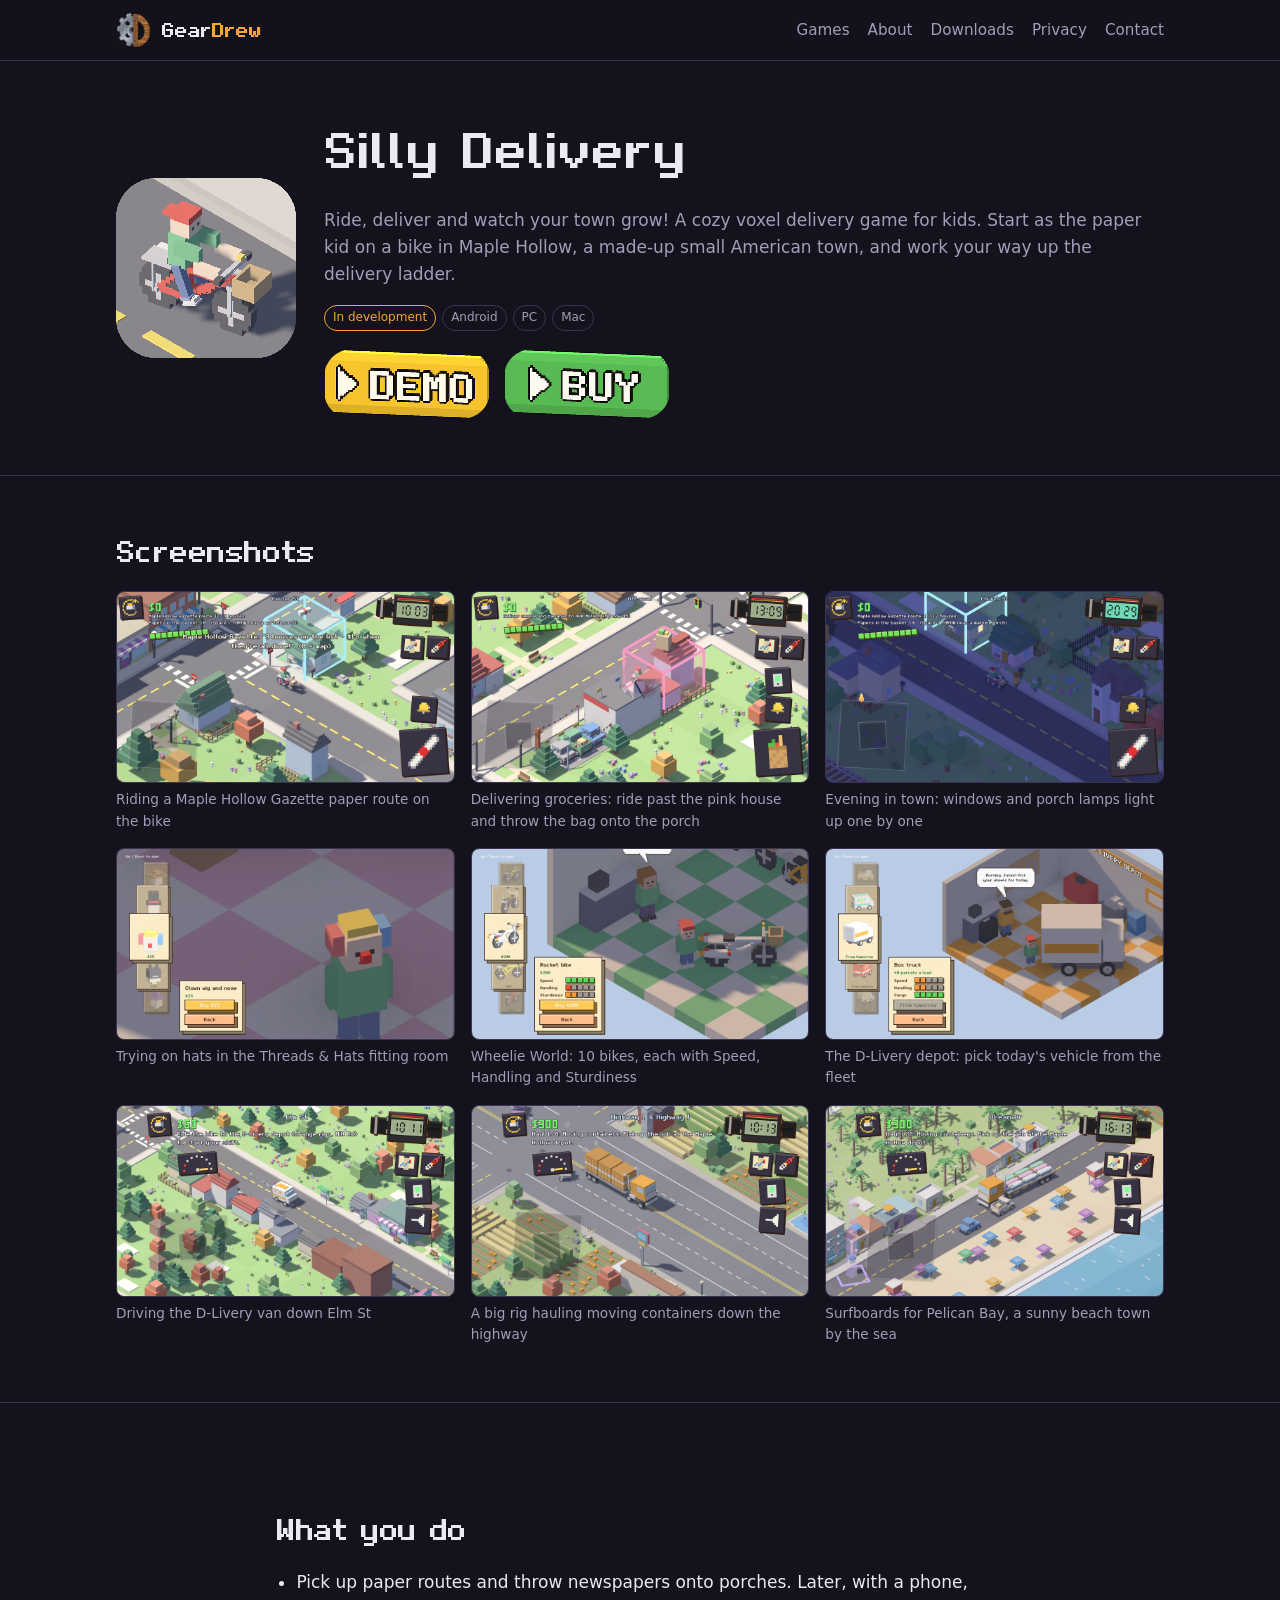
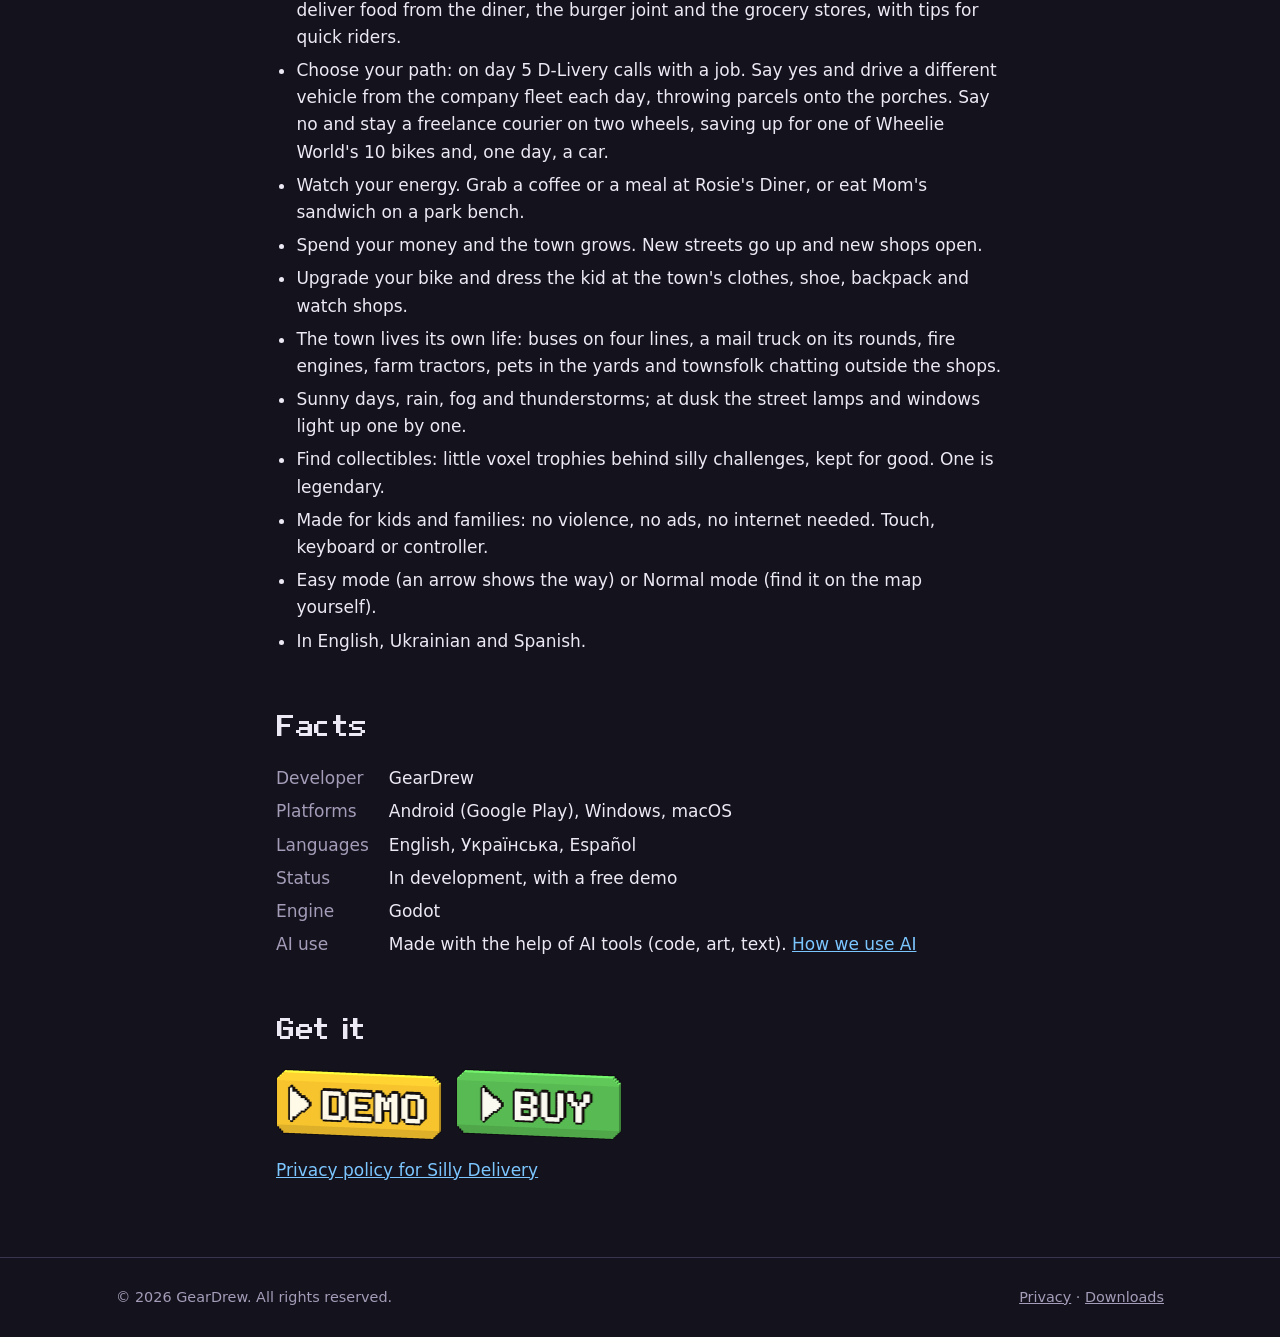
<file: games/silly-delivery.html>
<!doctype html>
<html lang="en">
<head>
  <meta charset="utf-8">
  <meta name="viewport" content="width=device-width, initial-scale=1">
  <title>Silly Delivery — GearDrew</title>
  <meta name="description" content="Silly Delivery: ride, deliver and watch your town grow! A cozy voxel delivery game for kids, set in the small town of Maple Hollow.">
  <link rel="icon" href="../assets/img/favicon.png" type="image/png">
  <link rel="stylesheet" href="../assets/css/style.css">
</head>
<body>
  <header class="site-header">
    <div class="wrap">
      <a class="logo" href="../"><img src="../assets/img/logo.png" alt=""><span>Gear<b>Drew</b></span></a>
      <nav>
        <ul>
          <li><a href="../#games">Games</a></li>
          <li><a href="../#about">About</a></li>
          <li><a href="../downloads.html">Downloads</a></li>
          <li><a href="../privacy.html">Privacy</a></li>
          <li><a href="../#contact">Contact</a></li>
        </ul>
      </nav>
    </div>
  </header>

  <main>
    <section>
      <div class="wrap game-hero">
        <img src="../assets/img/games/silly-delivery-icon.png" alt="Silly Delivery icon" width="180" height="180">
        <div>
          <h1>Silly Delivery</h1>
          <p class="muted">Ride, deliver and watch your town grow! A cozy voxel delivery game for kids.
            Start as the paper kid on a bike in Maple Hollow, a made-up small American town, and work
            your way up the delivery ladder.</p>
          <div class="tags">
            <span class="tag status">In development</span>
            <span class="tag">Android</span><span class="tag">PC</span><span class="tag">Mac</span>
          </div>
          <div class="btn-row store-row">
            <a class="store-btn" href="#" data-store="demo"><img src="../assets/img/btn-demo.png" alt="Free demo on Google Play" width="166" height="71"></a>
            <a class="store-btn" href="#" data-store="full"><img src="../assets/img/btn-buy.png" alt="Buy the full game on Google Play" width="166" height="71"></a>
          </div>
          <p class="soon-note" hidden>Coming soon to Google Play!</p>
        </div>
      </div>
    </section>

    <section>
      <div class="wrap">
        <h2>Screenshots</h2>
        <div class="shots">
          <figure>
            <a href="../assets/img/games/silly-delivery/1-ride.png"><img src="../assets/img/games/silly-delivery/1-ride.png"
              alt="Riding a Maple Hollow Gazette paper route on the bike" width="1920" height="1080" loading="lazy"></a>
            <figcaption>Riding a Maple Hollow Gazette paper route on the bike</figcaption>
          </figure>
          <figure>
            <a href="../assets/img/games/silly-delivery/2-food.png"><img src="../assets/img/games/silly-delivery/2-food.png"
              alt="Delivering groceries: ride past the pink house and throw the bag onto the porch" width="1920" height="1080" loading="lazy"></a>
            <figcaption>Delivering groceries: ride past the pink house and throw the bag onto the porch</figcaption>
          </figure>
          <figure>
            <a href="../assets/img/games/silly-delivery/3-dusk.png"><img src="../assets/img/games/silly-delivery/3-dusk.png"
              alt="Evening in town: windows and porch lamps light up one by one" width="1920" height="1080" loading="lazy"></a>
            <figcaption>Evening in town: windows and porch lamps light up one by one</figcaption>
          </figure>
          <figure>
            <a href="../assets/img/games/silly-delivery/4-fitting.png"><img src="../assets/img/games/silly-delivery/4-fitting.png"
              alt="Trying on hats in the Threads & Hats fitting room" width="1920" height="1080" loading="lazy"></a>
            <figcaption>Trying on hats in the Threads & Hats fitting room</figcaption>
          </figure>
          <figure>
            <a href="../assets/img/games/silly-delivery/5-bikes.png"><img src="../assets/img/games/silly-delivery/5-bikes.png"
              alt="Wheelie World: 10 bikes, each with Speed, Handling and Sturdiness" width="1920" height="1080" loading="lazy"></a>
            <figcaption>Wheelie World: 10 bikes, each with Speed, Handling and Sturdiness</figcaption>
          </figure>
          <figure>
            <a href="../assets/img/games/silly-delivery/6-fleet.png"><img src="../assets/img/games/silly-delivery/6-fleet.png"
              alt="The D-Livery depot: pick today's vehicle from the fleet" width="1920" height="1080" loading="lazy"></a>
            <figcaption>The D-Livery depot: pick today's vehicle from the fleet</figcaption>
          </figure>
          <figure>
            <a href="../assets/img/games/silly-delivery/7-van.png"><img src="../assets/img/games/silly-delivery/7-van.png"
              alt="Driving the D-Livery van down Elm St" width="1920" height="1080" loading="lazy"></a>
            <figcaption>Driving the D-Livery van down Elm St</figcaption>
          </figure>
          <figure>
            <a href="../assets/img/games/silly-delivery/8-rig.png"><img src="../assets/img/games/silly-delivery/8-rig.png"
              alt="A big rig hauling moving containers down the highway" width="1920" height="1080" loading="lazy"></a>
            <figcaption>A big rig hauling moving containers down the highway</figcaption>
          </figure>
          <figure>
            <a href="../assets/img/games/silly-delivery/9-pelican-bay.png"><img src="../assets/img/games/silly-delivery/9-pelican-bay.png"
              alt="Surfboards for Pelican Bay, a sunny beach town by the sea" width="1920" height="1080" loading="lazy"></a>
            <figcaption>Surfboards for Pelican Bay, a sunny beach town by the sea</figcaption>
          </figure>
        </div>
      </div>
    </section>

    <section>
      <div class="wrap prose">
        <h2>What you do</h2>
        <ul class="features">
          <li>Pick up paper routes and throw newspapers onto porches. Later, with a phone, deliver food
            from the diner, the burger joint and the grocery stores, with tips for quick riders.</li>
          <li>Choose your path: on day 5 D-Livery calls with a job. Say yes and drive a different vehicle
            from the company fleet each day, throwing parcels onto the porches. Say no and stay a freelance
            courier on two wheels, saving up for one of Wheelie World's 10 bikes and, one day, a car.</li>
          <li>Watch your energy. Grab a coffee or a meal at Rosie's Diner, or eat Mom's sandwich on a park bench.</li>
          <li>Spend your money and the town grows. New streets go up and new shops open.</li>
          <li>Upgrade your bike and dress the kid at the town's clothes, shoe, backpack and watch shops.</li>
          <li>The town lives its own life: buses on four lines, a mail truck on its rounds, fire engines,
            farm tractors, pets in the yards and townsfolk chatting outside the shops.</li>
          <li>Sunny days, rain, fog and thunderstorms; at dusk the street lamps and windows light up one by one.</li>
          <li>Find collectibles: little voxel trophies behind silly challenges, kept for good. One is legendary.</li>
          <li>Made for kids and families: no violence, no ads, no internet needed. Touch, keyboard or controller.</li>
          <li>Easy mode (an arrow shows the way) or Normal mode (find it on the map yourself).</li>
          <li>In English, Ukrainian and Spanish.</li>
        </ul>

        <h2>Facts</h2>
        <dl class="facts">
          <dt>Developer</dt><dd>GearDrew</dd>
          <dt>Platforms</dt><dd>Android (Google Play), Windows, macOS</dd>
          <dt>Languages</dt><dd>English, Українська, Español</dd>
          <dt>Status</dt><dd>In development, with a free demo</dd>
          <dt>Engine</dt><dd>Godot</dd>
          <dt>AI use</dt><dd>Made with the help of AI tools (code, art, text). <a href="../#ai">How we use AI</a></dd>
        </dl>

        <h2>Get it</h2>
        <div class="btn-row store-row left">
          <a class="store-btn" href="#" data-store="demo"><img src="../assets/img/btn-demo.png" alt="Free demo on Google Play" width="166" height="71"></a>
          <a class="store-btn" href="#" data-store="full"><img src="../assets/img/btn-buy.png" alt="Buy the full game on Google Play" width="166" height="71"></a>
        </div>
        <p class="soon-note" hidden>Coming soon to Google Play!</p>
        <p><a href="../privacy/silly-delivery/">Privacy policy for Silly Delivery</a></p>
      </div>
    </section>
  </main>

  <footer class="site-footer">
    <div class="wrap">
      <span>&copy; 2026 GearDrew. All rights reserved.</span>
      <span><a href="../privacy.html">Privacy</a> · <a href="../downloads.html">Downloads</a></span>
    </div>
  </footer>
  <script>
    // The Google Play links. Paste each store page's URL here when it goes live, e.g.
    //   demo: https://play.google.com/store/apps/details?id=com.geardrew.vibe.sillydelivery.demo
    //   full: https://play.google.com/store/apps/details?id=com.geardrew.vibe.sillydelivery.full
    // While a URL is empty its buttons just say "Coming soon" (nothing opens).
    const STORE_URLS = {
      demo: "https://play.google.com/store/apps/details?id=com.geardrew.vibe.sillydelivery.demo",
      full: ""
    };
    document.querySelectorAll("[data-store]").forEach((btn) => {
      const url = STORE_URLS[btn.dataset.store];
      if (url) {
        btn.href = url;
        btn.target = "_blank";
        btn.rel = "noopener";
        return;
      }
      btn.addEventListener("click", (e) => {
        e.preventDefault();
        const note = btn.closest(".btn-row").nextElementSibling;
        note.hidden = false;
        note.classList.remove("pop");
        void note.offsetWidth;                 // (restart the little pop each click)
        note.classList.add("pop");
      });
    });
  </script>
  <script src="../assets/js/gallery.js"></script>
</body>
</html>
</file>
<file: assets/css/style.css>
@font-face {
  font-family: "Geardrew Pixel";
  src: url("../fonts/GeardrewPixel.ttf") format("truetype");
  font-display: swap;
}

:root {
  --bg: #14121c;
  --bg-2: #1d1a28;
  --card: #242033;
  --line: #3a3450;
  --text: #ece8f4;
  --muted: #a49cb8;
  --accent: #f4a53a;
  --accent-2: #7cc6ff;
  --radius: 10px;
  --max: 1080px;
  --pixel: "Geardrew Pixel", ui-monospace, monospace;
  --sans: system-ui, -apple-system, "Segoe UI", Roboto, sans-serif;
}

* { box-sizing: border-box; }
html { scroll-behavior: smooth; }
body {
  margin: 0;
  background: var(--bg);
  color: var(--text);
  font: 17px/1.6 var(--sans);
}
img { max-width: 100%; display: block; }
a { color: var(--accent-2); }
a:hover { color: var(--accent); }

h1, h2, h3, .pixel {
  font-family: var(--pixel);
  font-weight: normal;
  letter-spacing: 0.02em;
  line-height: 1.25;
}
h1 { font-size: clamp(2rem, 6vw, 3.4rem); margin: 0 0 0.4em; }
h2 { font-size: clamp(1.4rem, 3.5vw, 2rem); margin: 0 0 0.6em; }
h3 { font-size: 1.2rem; margin: 0 0 0.4em; }

.wrap { max-width: var(--max); margin: 0 auto; padding: 0 16px; }
section { padding: 56px 0; }
section + section { border-top: 1px solid var(--line); }
.muted { color: var(--muted); }

/* Header */
.site-header {
  position: sticky; top: 0; z-index: 10;
  background: rgba(20, 18, 28, 0.92);
  backdrop-filter: blur(6px);
  border-bottom: 1px solid var(--line);
}
.site-header .wrap {
  display: flex; align-items: center; justify-content: space-between;
  gap: 16px; min-height: 60px; flex-wrap: wrap;
}
.logo {
  display: flex; align-items: center; gap: 10px;
  font-family: var(--pixel); font-size: 1.4rem;
  color: var(--text); text-decoration: none;
}
.logo img { width: auto; height: 36px; }
.logo span b { color: var(--accent); font-weight: normal; }
nav ul { list-style: none; display: flex; gap: 4px 18px; margin: 0; padding: 0; flex-wrap: wrap; }
nav a { color: var(--muted); text-decoration: none; font-size: 0.95rem; }
nav a:hover, nav a[aria-current="page"] { color: var(--text); }

/* Hero */
.hero {
  padding: 88px 0 72px; text-align: center;
  /* Maple Hollow from Silly Delivery, dimmed into the page background so the logo stays the focus */
  background:
    linear-gradient(rgba(20, 18, 28, 0.74), rgba(20, 18, 28, 0.86) 70%, var(--bg)),
    url("../img/hero-town.jpg") center / cover no-repeat;
}
.hero p { font-size: 1.15rem; color: var(--muted); max-width: 620px; margin: 0 auto 28px; }
.btn {
  display: inline-block; padding: 10px 20px; border-radius: 8px;
  background: var(--accent); color: #1a1208; text-decoration: none;
  font-family: var(--pixel); font-size: 1rem;
}
.btn:hover { background: #ffbe63; color: #1a1208; }
.btn.ghost { background: transparent; color: var(--text); border: 1px solid var(--line); }
.btn.ghost:hover { border-color: var(--accent); color: var(--accent); }
.btn-row { display: flex; gap: 12px; justify-content: center; flex-wrap: wrap; }
.store-row { justify-content: flex-start; margin-top: 18px; gap: 14px; }
.store-btn { display: inline-block; line-height: 0; border-radius: 6px; transition: transform 0.12s; }
.store-btn:hover { transform: translateY(-2px); }
.store-btn:active { transform: translateY(1px); }
.store-btn:focus-visible { outline: 2px solid var(--accent); outline-offset: 4px; }
.soon-note { color: var(--accent); font-family: var(--pixel); margin: 10px 0 0; }
.soon-note.pop { animation: soon-pop 0.35s ease-out; }
@keyframes soon-pop { from { transform: scale(0.9); opacity: 0; } to { transform: scale(1); opacity: 1; } }

/* Game cards */
.grid { display: grid; grid-template-columns: repeat(auto-fit, minmax(300px, 1fr)); gap: 20px; }
.card {
  background: var(--card); border: 1px solid var(--line); border-radius: var(--radius);
  overflow: hidden; display: flex; flex-direction: column;
}
.card .art {
  aspect-ratio: 16 / 9; display: grid; place-items: center;
  background: linear-gradient(135deg, #2c2640, #1b1826);
}
.card .art img { width: 38%; image-rendering: pixelated; border-radius: 18px; }
.card .art.night { background: radial-gradient(circle at 70% 30%, #3b3466, #0e0c18 70%); }
.card .art .placeholder { font-family: var(--pixel); font-size: 2.2rem; color: #c9c0ff; text-align: center; }
.card .body { padding: 20px; display: flex; flex-direction: column; gap: 10px; flex: 1; }
.card .body p { margin: 0; color: var(--muted); }
.card .body .btn-row { justify-content: flex-start; margin-top: auto; padding-top: 8px; }
.tags { display: flex; gap: 6px; flex-wrap: wrap; }
.tag {
  font-size: 0.75rem; padding: 2px 8px; border-radius: 99px;
  border: 1px solid var(--line); color: var(--muted);
}
.tag.status { border-color: var(--accent); color: var(--accent); }

/* Game page */
.game-hero { display: grid; grid-template-columns: 180px 1fr; gap: 28px; align-items: center; }
.game-hero img { border-radius: 28px; image-rendering: pixelated; }
.game-hero .art-box {
  width: 180px; aspect-ratio: 1; border-radius: 28px; display: grid; place-items: center;
  background: radial-gradient(circle at 70% 30%, #3b3466, #0e0c18 70%);
  font-family: var(--pixel); font-size: 3rem; color: #c9c0ff;
}
.features { padding-left: 1.2em; }
.features li { margin-bottom: 6px; }
.facts { display: grid; grid-template-columns: max-content 1fr; gap: 6px 20px; margin: 0; }
.facts dt { color: var(--muted); }
.facts dd { margin: 0; }
.shots { display: grid; grid-template-columns: repeat(auto-fill, minmax(min(320px, 100%), 1fr)); gap: 16px; }
.shots img { border-radius: 8px; border: 1px solid var(--line); }
.shots figure { margin: 0; }
.shots img { display: block; width: 100%; height: auto; }
.shots figcaption { color: var(--muted); font-size: 0.85rem; margin-top: 6px; }

/* Prose pages (privacy, downloads) */
.prose { max-width: 760px; }
.prose h2 { margin-top: 1.6em; }
.prose h3 { margin-top: 1.4em; font-family: var(--sans); font-weight: 600; }
.file-list { list-style: none; padding: 0; margin: 0; display: grid; gap: 10px; }
.file-list li {
  display: flex; justify-content: space-between; align-items: center; gap: 12px; flex-wrap: wrap;
  background: var(--card); border: 1px solid var(--line); border-radius: 8px; padding: 12px 16px;
}
.file-list .meta { color: var(--muted); font-size: 0.85rem; }

/* Footer */
.site-footer { border-top: 1px solid var(--line); padding: 28px 0; color: var(--muted); font-size: 0.9rem; }
.site-footer .wrap { display: flex; justify-content: space-between; gap: 12px; flex-wrap: wrap; }
.site-footer a { color: var(--muted); }

@media (max-width: 600px) {
  section { padding: 40px 0; }
  .hero { padding: 56px 0 48px; }
  .game-hero { grid-template-columns: 1fr; }
  .game-hero img, .game-hero .art-box { width: 128px; }
  .site-header .wrap { padding-top: 8px; padding-bottom: 8px; }
}

.card .art { text-decoration: none; }
.game-hero > * { min-width: 0; }
.game-hero img { height: auto; }
.hero-logo { width: 160px; height: auto; margin: 0 auto 20px; }
</file>
